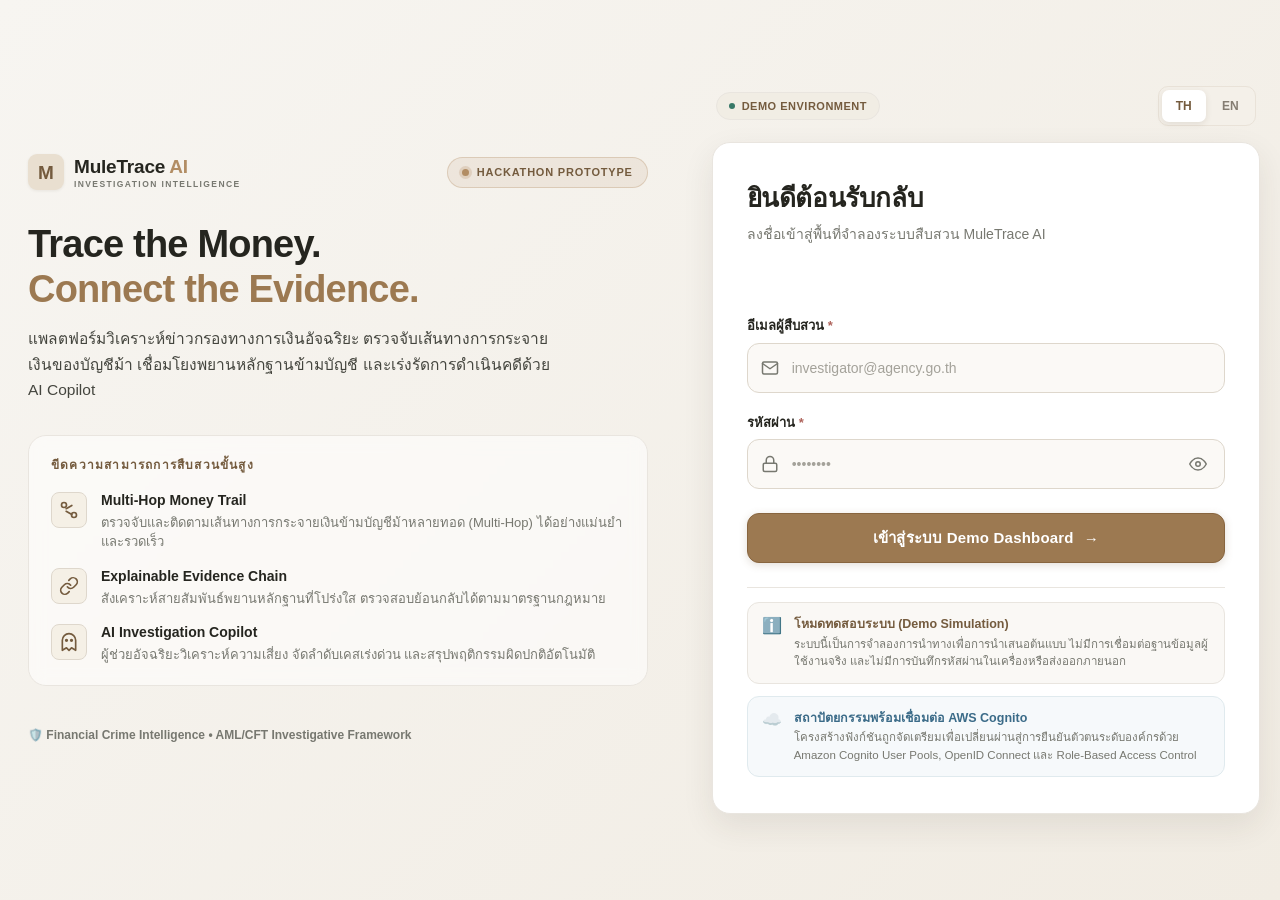
<file: ui/index.html>
﻿<!doctype html>
<html lang="th">
<head>
  <meta charset="utf-8">
  <title>MuleTrace AI | กำลังนำทางไป Dashboard...</title>
  <script>
    (function () {
      try {
        if (sessionStorage.getItem("muletrace_auth_session") !== "active") {
          window.location.replace("login.html");
          return;
        }
      } catch (e) {
        window.location.replace("login.html");
        return;
      }
      window.location.replace("../app/frontend/index.html");
    })();
  </script>
</head>
<body style="margin: 0; font-family: 'Segoe UI', Tahoma, sans-serif; background: #f7f5f1; color: #25251f; display: flex; align-items: center; justify-content: center; height: 100vh;">
  <div style="background: white; border: 1px solid #e9e5df; border-radius: 12px; padding: 32px; text-align: center; max-width: 420px; box-shadow: 0 4px 16px rgba(0,0,0,0.04);">
    <h2 style="margin: 0 0 12px; color: #745b3e;">MuleTrace AI Dashboard</h2>
    <p style="margin: 0 0 18px; color: #777870;">กำลังนำทางไปยังแดชบอร์ด...</p>
    <a href="login.html" id="fallbackLink" style="display: inline-block; background: #9c7951; color: white; padding: 10px 20px; border-radius: 8px; text-decoration: none; font-weight: 600;">เข้าสู่ระบบ</a>
  </div>
  <script>
    try {
      if (sessionStorage.getItem("muletrace_auth_session") === "active") {
        var link = document.getElementById("fallbackLink");
        if (link) {
          link.href = "../app/frontend/index.html";
          link.textContent = "เปิด Dashboard";
        }
      }
    } catch (e) {}
  </script>
</body>
</html>
</file>
<file: ui/login.css>
﻿/* ==========================================================================
   MuleTrace AI — Login & Intelligence Portal Stylesheet
   Theme: Financial Investigation Intelligence (White / Cream / Sand / Muted)
   ========================================================================== */

:root {
  --bg: #f7f5f1;
  --bg-gradient: linear-gradient(135deg, #f7f5f1 0%, #f1ece3 100%);
  --paper: #ffffff;
  --ink: #25251f;
  --ink-light: #44453e;
  --muted: #777870;
  --line: #e9e5df;
  --line-strong: #ded7cc;
  
  --sand: #b28d64;
  --sand-light: #f5f0e6;
  --sand-warm: #e9dfd0;
  --sand-dark: #745b3e;
  --sand-primary: #9c7951;
  --sand-hover: #88653f;
  
  --green: #377867;
  --green-light: #eaf3f0;
  --red: #ae625a;
  --red-light: #fbf1f0;
  --blue: #537d98;
  --blue-light: #eff5f8;

  --shadow-sm: 0 1px 3px rgba(50, 40, 30, 0.05);
  --shadow-md: 0 4px 14px rgba(70, 55, 40, 0.07);
  --shadow-lg: 0 12px 32px rgba(60, 45, 30, 0.09);
  
  --radius-sm: 8px;
  --radius-md: 12px;
  --radius-lg: 18px;
  --radius-pill: 9999px;

  --transition-fast: 0.18s ease;
  --transition-normal: 0.25s ease;
}

*,
*::before,
*::after {
  box-sizing: border-box;
}

html {
  font-family: "Segoe UI", -apple-system, BlinkMacSystemFont, Tahoma, sans-serif;
  background-color: var(--bg);
  color: var(--ink);
  -webkit-font-smoothing: antialiased;
  -moz-osx-font-smoothing: grayscale;
  line-height: 1.5;
}

body {
  margin: 0;
  padding: 0;
  min-height: 100vh;
  background: var(--bg-gradient);
  display: flex;
  flex-direction: column;
  overflow-x: hidden;
}

/* ==========================================================================
   Full Screen Layout Container
   ========================================================================== */

.login-wrapper {
  min-height: 100vh;
  width: 100%;
  display: flex;
  align-items: center;
  justify-content: center;
  padding: 32px 20px;
}

.login-container {
  width: 100%;
  max-width: 1240px;
  display: grid;
  grid-template-columns: 1.08fr 0.92fr;
  gap: 48px;
  align-items: center;
}

/* ==========================================================================
   Left Column: Branding & Platform Intelligence
   ========================================================================== */

.branding-column {
  padding: 24px 16px 24px 8px;
  display: flex;
  flex-direction: column;
  gap: 32px;
}

.branding-header {
  display: flex;
  align-items: center;
  justify-content: space-between;
  gap: 16px;
  flex-wrap: wrap;
}

/* Brand Logo */
.brand {
  display: inline-flex;
  align-items: center;
  gap: 10px;
  line-height: 1;
}

.brand-mark {
  width: 36px;
  height: 36px;
  min-width: 36px;
  min-height: 36px;
  display: grid;
  place-items: center;
  background: var(--sand-warm);
  color: var(--sand-dark);
  border-radius: 9px;
  font-size: 19px;
  font-weight: 800;
  box-shadow: 0 1px 3px rgba(70, 50, 30, 0.08);
  flex-shrink: 0;
  line-height: 1;
  user-select: none;
}

.brand-text {
  display: flex;
  flex-direction: column;
  justify-content: center;
  gap: 2px;
  min-width: 0;
}

.brand-name {
  display: inline-flex;
  align-items: baseline;
  gap: 4px;
  white-space: nowrap;
  font-size: 19px;
  font-weight: 750;
  line-height: 1.15;
  letter-spacing: -0.2px;
  color: var(--ink);
}

.brand-text b,
.brand-name b {
  color: var(--sand);
}

.brand-text small {
  margin-top: 0;
  font-size: 8.5px;
  letter-spacing: 1.4px;
  color: var(--muted);
  font-weight: 700;
  line-height: 1.1;
  text-transform: uppercase;
  white-space: nowrap;
}

/* Prototype Tag */
.prototype-tag {
  display: inline-flex;
  align-items: center;
  gap: 8px;
  padding: 6px 14px;
  background: rgba(178, 141, 100, 0.12);
  border: 1px solid rgba(178, 141, 100, 0.3);
  border-radius: var(--radius-pill);
  font-size: 11px;
  font-weight: 750;
  color: var(--sand-dark);
  letter-spacing: 0.8px;
}

.tag-pulse {
  width: 7px;
  height: 7px;
  border-radius: 50%;
  background: var(--sand);
  box-shadow: 0 0 0 3px rgba(178, 141, 100, 0.25);
  animation: pulse-dot 2s infinite;
}

@keyframes pulse-dot {
  0% { transform: scale(0.95); box-shadow: 0 0 0 0 rgba(178, 141, 100, 0.4); }
  70% { transform: scale(1); box-shadow: 0 0 0 6px rgba(178, 141, 100, 0); }
  100% { transform: scale(0.95); box-shadow: 0 0 0 0 rgba(178, 141, 100, 0); }
}

/* Hero Typography */
.hero-block {
  display: flex;
  flex-direction: column;
  gap: 14px;
}

.hero-title {
  margin: 0;
  font-size: 38px;
  line-height: 1.18;
  font-weight: 800;
  color: var(--ink);
  letter-spacing: -0.8px;
}

.hero-accent {
  color: var(--sand-primary);
  font-style: normal;
}

.hero-description {
  margin: 0;
  font-size: 15.5px;
  line-height: 1.65;
  color: var(--ink-light);
  max-width: 540px;
}

/* Capabilities List */
.capabilities-block {
  display: flex;
  flex-direction: column;
  gap: 16px;
  background: rgba(255, 255, 255, 0.55);
  backdrop-filter: blur(8px);
  -webkit-backdrop-filter: blur(8px);
  border: 1px solid var(--line);
  border-radius: var(--radius-lg);
  padding: 20px 22px;
}

.capabilities-heading {
  margin: 0;
  font-size: 12px;
  letter-spacing: 1.2px;
  text-transform: uppercase;
  color: var(--sand-dark);
  font-weight: 750;
}

.capabilities-list {
  list-style: none;
  margin: 0;
  padding: 0;
  display: flex;
  flex-direction: column;
  gap: 14px;
}

.capability-item {
  display: flex;
  align-items: flex-start;
  gap: 14px;
}

.cap-icon-box {
  width: 36px;
  height: 36px;
  border-radius: var(--radius-sm);
  background: var(--sand-light);
  color: var(--sand-dark);
  border: 1px solid var(--line-strong);
  display: grid;
  place-items: center;
  flex-shrink: 0;
  margin-top: 2px;
}

.cap-content {
  display: flex;
  flex-direction: column;
  gap: 2px;
}

.cap-content strong {
  font-size: 14px;
  font-weight: 700;
  color: var(--ink);
}

.cap-content p {
  margin: 0;
  font-size: 13px;
  line-height: 1.5;
  color: var(--muted);
}

/* Branding Footer */
.branding-footer {
  padding-top: 4px;
}

.security-badge {
  font-size: 12px;
  font-weight: 600;
  color: var(--muted);
  display: inline-flex;
  align-items: center;
  gap: 6px;
}

/* ==========================================================================
   Right Column: Form Panel & Card
   ========================================================================== */

.form-column {
  display: flex;
  flex-direction: column;
  gap: 16px;
  width: 100%;
}

.form-topbar {
  display: flex;
  align-items: center;
  justify-content: space-between;
  gap: 16px;
  padding: 0 4px;
}

/* Demo Chip */
.demo-chip {
  display: inline-flex;
  align-items: center;
  gap: 7px;
  padding: 5px 12px;
  background: #f1ede4;
  border: 1px solid var(--line);
  border-radius: var(--radius-pill);
  font-size: 11px;
  font-weight: 700;
  color: var(--sand-dark);
  letter-spacing: 0.5px;
}

.chip-dot {
  width: 6px;
  height: 6px;
  border-radius: 50%;
  background: var(--green);
}

/* Stable Language Switcher */
.language-switch {
  display: inline-flex;
  align-items: center;
  justify-content: center;
  gap: 3px;
  padding: 3px;
  background: #f4f0e9;
  border: 1px solid #e9e2d8;
  border-radius: 10px;
  width: 98px;
  min-width: 98px;
  height: 40px;
  flex-shrink: 0;
}

.lang-btn {
  display: flex;
  align-items: center;
  justify-content: center;
  width: 44px;
  height: 32px;
  padding: 0;
  border: none;
  background: transparent;
  color: #857d72;
  font-size: 12px;
  font-weight: 750;
  border-radius: 7px;
  cursor: pointer;
  transition: all var(--transition-fast);
}

.lang-btn:hover {
  color: var(--sand-dark);
  background: rgba(255, 255, 255, 0.45);
}

.lang-btn.active {
  background: #ffffff;
  color: var(--sand-dark);
  box-shadow: 0 2px 6px rgba(70, 50, 30, 0.1);
  font-weight: 800;
}

.lang-btn:focus-visible {
  outline: 2px solid var(--sand);
  outline-offset: 1px;
}

/* Login Card */
.login-card {
  background: var(--paper);
  border: 1px solid var(--line);
  border-radius: var(--radius-lg);
  padding: 36px 34px;
  box-shadow: var(--shadow-lg);
  display: flex;
  flex-direction: column;
  gap: 24px;
  position: relative;
}

.login-card-header {
  display: flex;
  flex-direction: column;
  gap: 6px;
}

.form-title {
  margin: 0;
  font-size: 26px;
  font-weight: 750;
  color: var(--ink);
  letter-spacing: -0.4px;
}

.form-subtitle {
  margin: 0;
  font-size: 14px;
  color: var(--muted);
  line-height: 1.45;
}

/* Feedback / Alert Container */
.alert-box {
  padding: 12px 16px;
  border-radius: var(--radius-md);
  font-size: 13.5px;
  font-weight: 600;
  line-height: 1.4;
  display: flex;
  align-items: center;
  gap: 10px;
  animation: fadeIn 0.2s ease-out;
}

.alert-box.error {
  background: var(--red-light);
  border: 1px solid #e7c0bc;
  color: #8a362f;
}

.alert-box.success {
  background: var(--green-light);
  border: 1px solid #badfd6;
  color: #21594b;
}

@keyframes fadeIn {
  from { opacity: 0; transform: translateY(-4px); }
  to { opacity: 1; transform: translateY(0); }
}

/* Form Groups & Inputs */
#loginForm {
  display: flex;
  flex-direction: column;
  gap: 20px;
}

.form-group {
  display: flex;
  flex-direction: column;
  gap: 7px;
}

.form-label {
  font-size: 13px;
  font-weight: 700;
  color: var(--ink);
  display: flex;
  align-items: center;
  gap: 4px;
}

.required-mark {
  color: var(--red);
  font-weight: 700;
}

.label-split {
  display: flex;
  align-items: center;
  justify-content: space-between;
}

/* Input Container & Addons */
.input-container {
  display: flex;
  align-items: center;
  position: relative;
  background: #fbf9f6;
  border: 1px solid var(--line-strong);
  border-radius: var(--radius-md);
  transition: all var(--transition-fast);
}

.input-container:hover {
  border-color: #cbbeab;
  background: #ffffff;
}

.input-container:focus-within {
  border-color: var(--sand-primary);
  background: #ffffff;
  box-shadow: 0 0 0 3px rgba(156, 121, 81, 0.18);
}

.input-container.has-error {
  border-color: var(--red);
  background: #ffffff;
  box-shadow: 0 0 0 3px rgba(174, 98, 90, 0.18);
}

.input-addon-icon {
  width: 44px;
  height: 48px;
  display: grid;
  place-items: center;
  color: var(--muted);
  flex-shrink: 0;
}

.form-input {
  width: 100%;
  height: 48px;
  border: none;
  background: transparent;
  padding: 0 14px 0 0;
  font-family: inherit;
  font-size: 14.5px;
  color: var(--ink);
  outline: none;
}

.form-input::placeholder {
  color: #a4a29a;
  font-size: 14px;
}

/* Password Toggle Button */
.toggle-password-btn {
  width: 44px;
  height: 48px;
  display: grid;
  place-items: center;
  border: none;
  background: transparent;
  color: var(--muted);
  cursor: pointer;
  flex-shrink: 0;
  padding: 0;
  margin-right: 4px;
  border-radius: var(--radius-sm);
  transition: color var(--transition-fast), background var(--transition-fast);
}

.toggle-password-btn:hover {
  color: var(--sand-dark);
  background: rgba(178, 141, 100, 0.1);
}

.toggle-password-btn:focus-visible {
  outline: 2px solid var(--sand);
  outline-offset: -2px;
}

/* Field Error Messages */
.field-error-message {
  margin: 0;
  min-height: 18px;
  font-size: 12px;
  font-weight: 600;
  color: var(--red);
  line-height: 1.4;
  display: none;
}

.field-error-message.visible {
  display: block;
  animation: fadeIn 0.15s ease-out;
}

/* Submit Button */
.btn-submit {
  width: 100%;
  min-height: 50px;
  background: var(--sand-primary);
  border: 1px solid var(--sand-hover);
  border-radius: var(--radius-md);
  color: #ffffff;
  font-family: inherit;
  font-size: 15px;
  font-weight: 750;
  letter-spacing: 0.2px;
  cursor: pointer;
  display: flex;
  align-items: center;
  justify-content: center;
  gap: 10px;
  padding: 12px 24px;
  box-shadow: 0 2px 8px rgba(116, 91, 62, 0.2);
  transition: all var(--transition-fast);
  margin-top: 4px;
}

.btn-submit:hover {
  background: var(--sand-hover);
  transform: translateY(-1px);
  box-shadow: 0 4px 12px rgba(116, 91, 62, 0.28);
}

.btn-submit:active {
  transform: translateY(0);
  box-shadow: 0 1px 4px rgba(116, 91, 62, 0.2);
}

.btn-submit:focus-visible {
  outline: 3px solid #c9ad87;
  outline-offset: 3px;
}

.btn-submit:disabled {
  opacity: 0.75;
  cursor: not-allowed;
  transform: none;
}

.btn-arrow {
  font-size: 17px;
  transition: transform var(--transition-fast);
}

.btn-submit:hover .btn-arrow {
  transform: translateX(3px);
}

/* Footer Notices (Demo Simulation & AWS Cognito) */
.login-footer-notices {
  display: flex;
  flex-direction: column;
  gap: 12px;
  padding-top: 14px;
  border-top: 1px solid var(--line);
}

.notice-card {
  display: flex;
  align-items: flex-start;
  gap: 12px;
  padding: 12px 14px;
  border-radius: var(--radius-md);
  background: #faf8f5;
  border: 1px solid var(--line);
}

.notice-icon {
  font-size: 16px;
  line-height: 1.3;
  flex-shrink: 0;
  margin-top: 1px;
}

.notice-content {
  display: flex;
  flex-direction: column;
  gap: 2px;
}

.notice-content strong {
  font-size: 12.5px;
  font-weight: 750;
  color: var(--sand-dark);
}

.notice-content p {
  margin: 0;
  font-size: 11.5px;
  line-height: 1.5;
  color: var(--muted);
}

.notice-card.aws-notice {
  background: #f6f9fb;
  border-color: #e0eaee;
}

.notice-card.aws-notice strong {
  color: #3b6b88;
}

/* ==========================================================================
   Responsive Adaptations
   - Desktop: 1440px / 1200px
   - Tablet: 768px - 1024px
   - Mobile: 390px - 480px
   - Small Mobile: 320px
   ========================================================================== */

/* Tablet & Smaller Desktops */
@media (max-width: 1024px) {
  .login-container {
    grid-template-columns: 1fr;
    max-width: 640px;
    gap: 36px;
  }

  .branding-column {
    padding: 12px 4px;
    gap: 24px;
  }

  .hero-title {
    font-size: 32px;
  }

  .hero-description {
    max-width: 100%;
  }

  .login-card {
    padding: 30px 24px;
  }
}

/* Tablet (768px) Specific Tweaks */
@media (max-width: 768px) {
  .login-wrapper {
    padding: 24px 16px;
  }

  .hero-title {
    font-size: 29px;
  }

  .capabilities-block {
    padding: 18px;
  }
}

/* Mobile Screens (390px) */
@media (max-width: 480px) {
  .login-wrapper {
    padding: 16px 12px;
  }

  .login-container {
    gap: 24px;
  }

  .branding-column {
    gap: 18px;
    padding: 4px;
  }

  .brand {
    font-size: 19px;
  }

  .brand-mark {
    width: 38px;
    height: 38px;
    font-size: 20px;
  }

  .prototype-tag {
    font-size: 10px;
    padding: 5px 10px;
  }

  .hero-title {
    font-size: 25px;
    letter-spacing: -0.5px;
  }

  .hero-description {
    font-size: 14px;
  }

  .capabilities-block {
    padding: 14px 16px;
    gap: 12px;
  }

  .cap-icon-box {
    width: 32px;
    height: 32px;
  }

  .cap-content strong {
    font-size: 13.5px;
  }

  .cap-content p {
    font-size: 12px;
  }

  .login-card {
    padding: 24px 18px;
    border-radius: var(--radius-md);
  }

  .form-title {
    font-size: 22px;
  }

  .form-subtitle {
    font-size: 13px;
  }

  .form-input {
    font-size: 14px;
  }

  .btn-submit {
    min-height: 48px;
    font-size: 14.5px;
  }

  .notice-card {
    padding: 10px 12px;
  }

  .notice-content p {
    font-size: 11px;
  }
}

/* Small Mobile Screens (320px) */
@media (max-width: 340px) {
  .login-wrapper {
    padding: 10px 8px;
  }

  .branding-header {
    flex-direction: column;
    align-items: flex-start;
    gap: 10px;
  }

  .hero-title {
    font-size: 22px;
  }

  .login-card {
    padding: 20px 14px;
  }

  .form-title {
    font-size: 20px;
  }

  .language-switch {
    width: 86px;
    min-width: 86px;
    height: 36px;
  }

  .lang-btn {
    width: 38px;
    height: 28px;
    font-size: 11px;
  }

  .btn-submit {
    padding: 10px 14px;
    font-size: 13.5px;
  }
}
</file>
